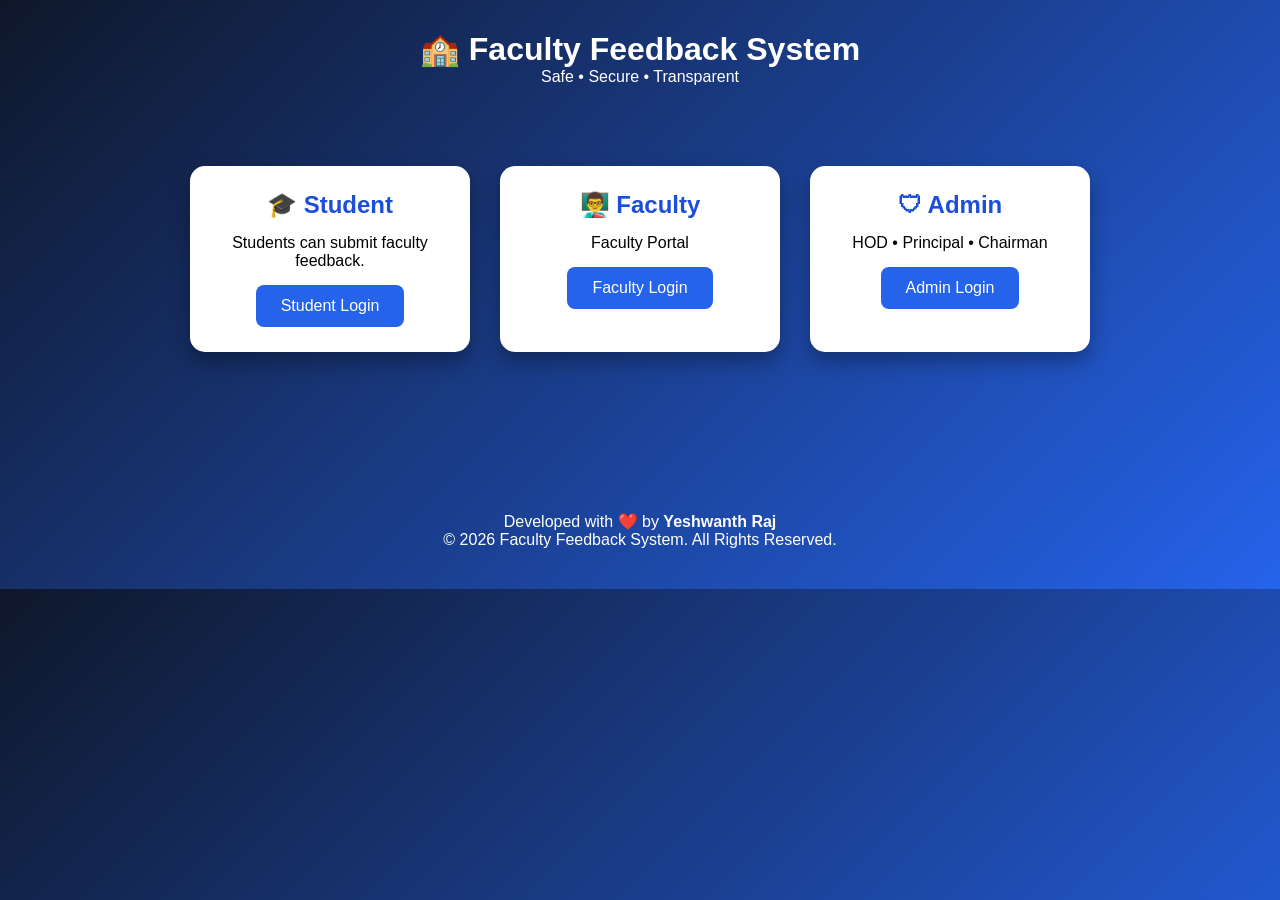
<file: index.html>
<!DOCTYPE html>
<html lang="en">
<head>
    <meta charset="UTF-8">
    <meta name="viewport" content="width=device-width, initial-scale=1.0">
    <title>Faculty Feedback System</title>

    <link rel="stylesheet" href="style.css">
</head>
<body>

<header>
    <h1>🏫 Faculty Feedback System</h1>
    <p>Safe • Secure • Transparent</p>
</header>

<div class="container">

    <div class="card">
        <h2>🎓 Student</h2>
        <p>Students can submit faculty feedback.</p>
        <button onclick="studentLogin()">Student Login</button>
    </div>

    <div class="card">
        <h2>👨‍🏫 Faculty</h2>
        <p>Faculty Portal</p>
        <button onclick="facultyLogin()">Faculty Login</button>
    </div>

    <div class="card">
        <h2>🛡 Admin</h2>
        <p>HOD • Principal • Chairman</p>
        <button onclick="adminLogin()">Admin Login</button>
    </div>

</div>

<footer>
    <footer>
    <p>Developed with ❤️ by <strong>Yeshwanth Raj</strong></p>
    <p>© 2026 Faculty Feedback System. All Rights Reserved.</p>
</footer>

<script src="script.js"></script>

</body>
</html>
</file>
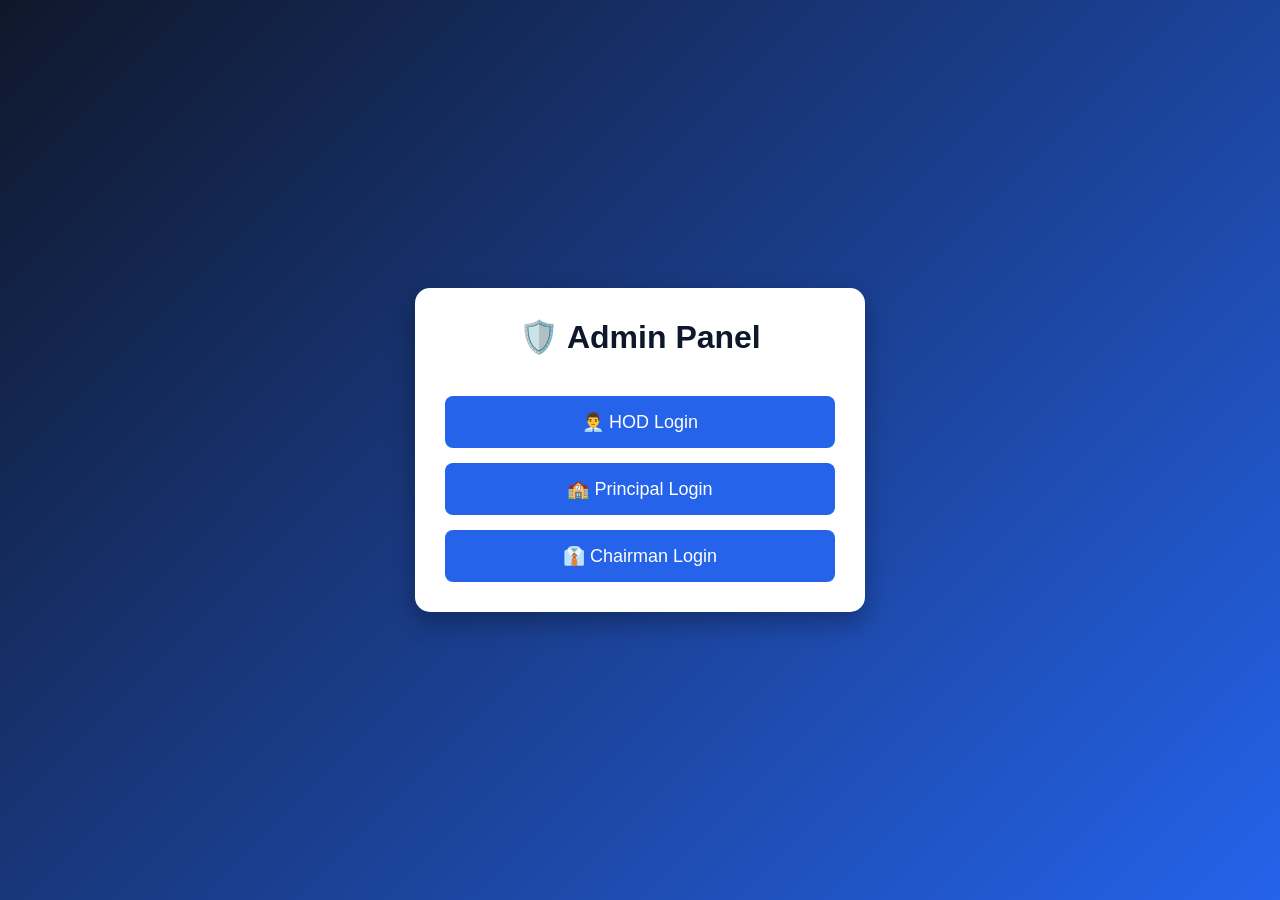
<file: admin.html>
<!DOCTYPE html>
<html lang="en">
<head>
<meta charset="UTF-8">
<meta name="viewport" content="width=device-width, initial-scale=1.0">
<title>Admin Login</title>

<style>
*{
margin:0;
padding:0;
box-sizing:border-box;
font-family:Arial,sans-serif;
}

body{
background:linear-gradient(135deg,#0f172a,#2563eb);
display:flex;
justify-content:center;
align-items:center;
height:100vh;
}

.container{
width:450px;
background:white;
padding:30px;
border-radius:15px;
box-shadow:0 10px 25px rgba(0,0,0,.3);
text-align:center;
}

h1{
margin-bottom:25px;
color:#0f172a;
}

button{
width:100%;
padding:15px;
margin-top:15px;
border:none;
border-radius:8px;
font-size:18px;
background:#2563eb;
color:white;
cursor:pointer;
}

button:hover{
background:#1d4ed8;
}
</style>

</head>

<body>

<div class="container">

<h1>🛡️ Admin Panel</h1>

<button onclick="hod()">👨‍💼 HOD Login</button>

<button onclick="principal()">🏫 Principal Login</button>

<button onclick="chairman()">👔 Chairman Login</button>

</div>

<script>

function hod(){
window.location.href="hod.html";
}

function principal(){
window.location.href="principal.html";
}

function chairman(){
window.location.href="chairman.html";
}

</script>

</body>
</html>
</file>
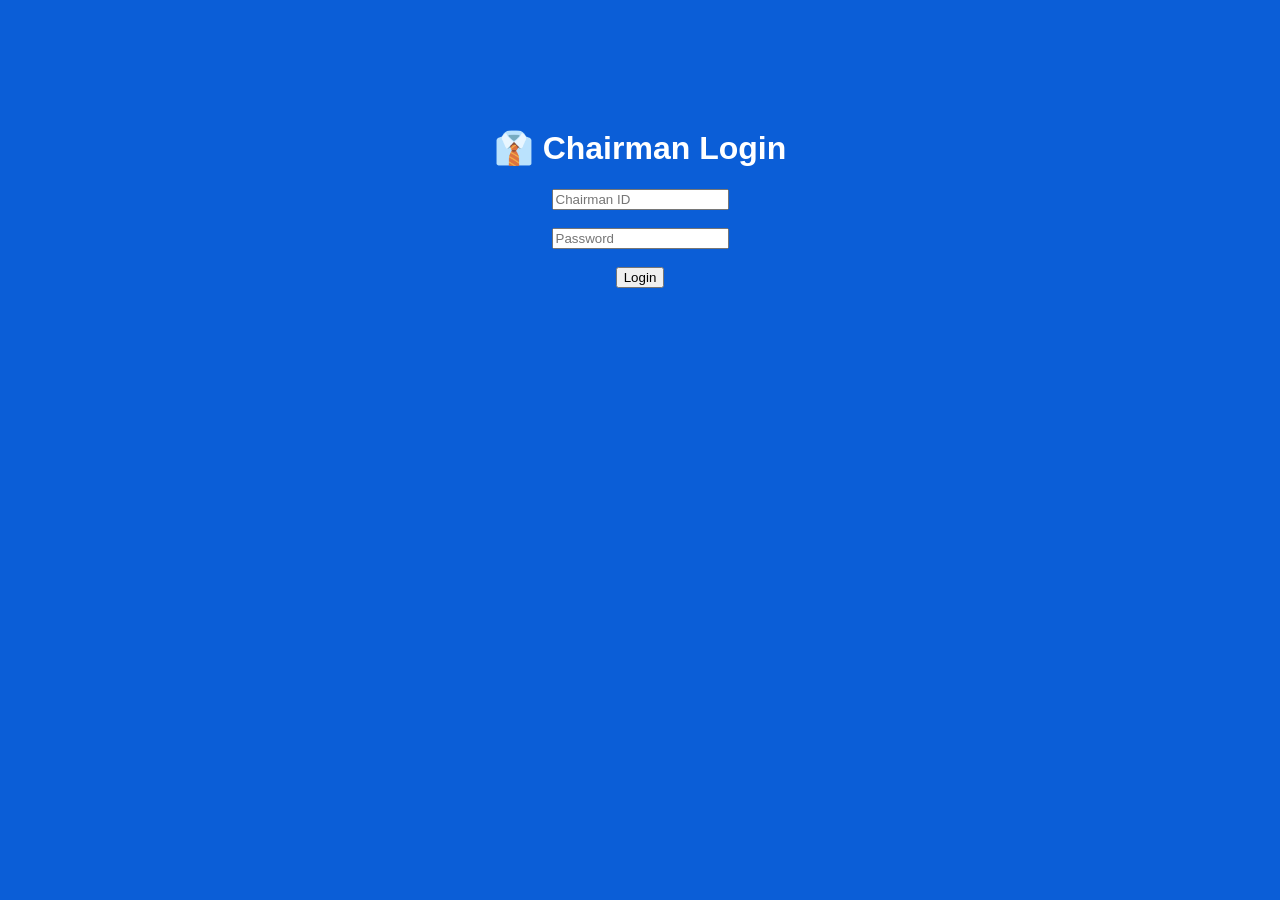
<file: chairman.html>
<!DOCTYPE html>
<html>
<head>
<title>Chairman Login</title>
</head>
<body style="font-family:Arial;background:#0b5ed7;color:white;text-align:center;padding-top:100px;">

<h1>👔 Chairman Login</h1>

<input type="text" placeholder="Chairman ID"><br><br>

<input type="password" placeholder="Password"><br><br>

<button onclick="login()">Login</button>

<script>
function login(){
    window.location.href="chairman_dashboard.html";
}
</script>

</body>
</html>
</file>
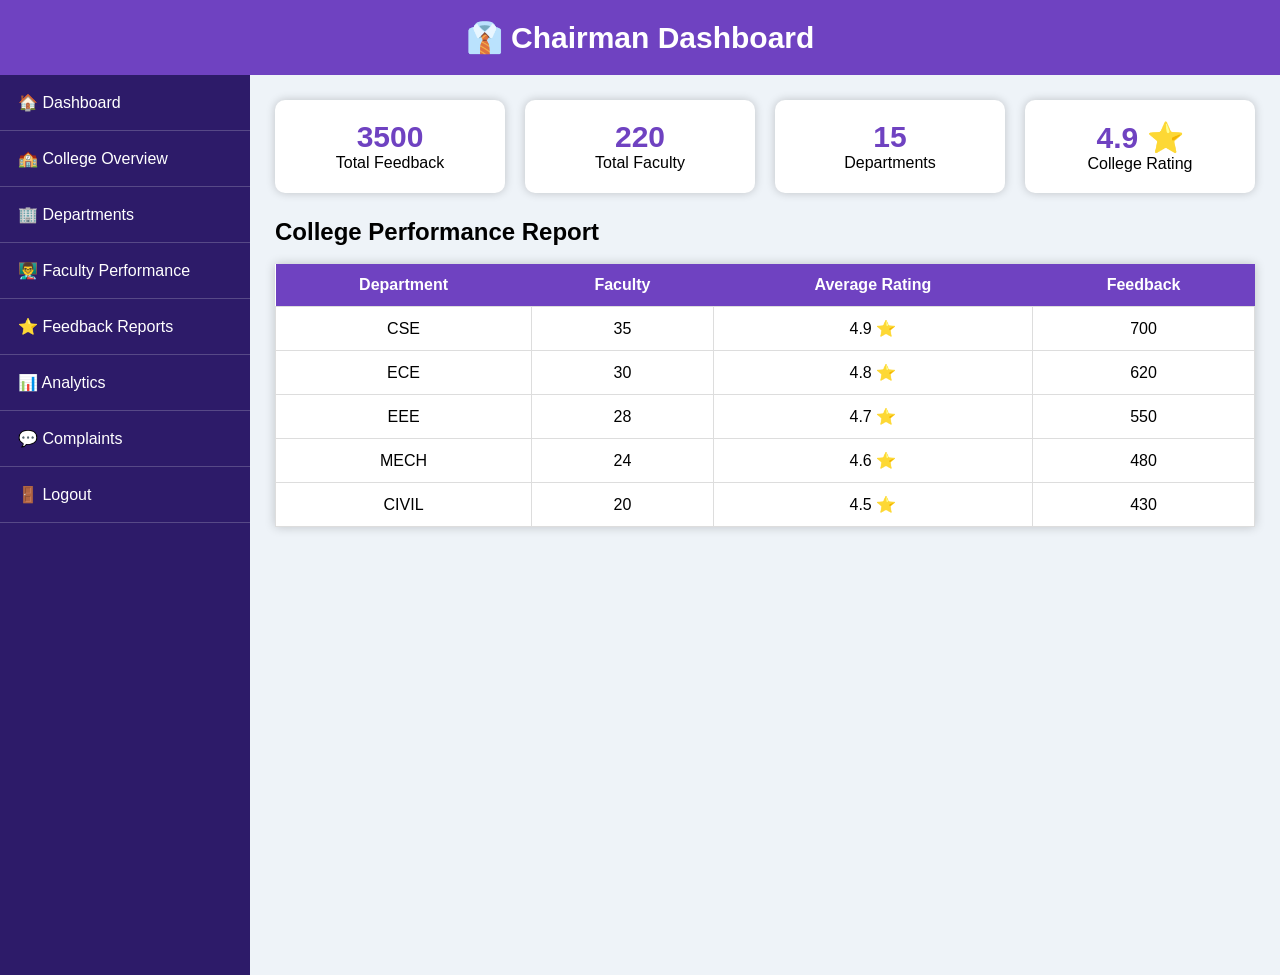
<file: chairman_dashboard.html>
<!DOCTYPE html>
<html lang="en">
<head>
<meta charset="UTF-8">
<meta name="viewport" content="width=device-width, initial-scale=1.0">
<title>Chairman Dashboard</title>

<style>

*{
margin:0;
padding:0;
box-sizing:border-box;
font-family:Arial,sans-serif;
}

body{
background:#eef3f8;
}

.header{
background:#6f42c1;
color:white;
padding:20px;
text-align:center;
font-size:30px;
font-weight:bold;
}

.container{
display:flex;
}

.sidebar{
width:250px;
height:100vh;
background:#2d1b69;
}

.sidebar a{
display:block;
padding:18px;
color:white;
text-decoration:none;
border-bottom:1px solid rgba(255,255,255,.2);
}

.sidebar a:hover{
background:#6f42c1;
}

.content{
flex:1;
padding:25px;
}

.cards{
display:grid;
grid-template-columns:repeat(4,1fr);
gap:20px;
margin-bottom:25px;
}

.card{
background:white;
padding:20px;
border-radius:10px;
text-align:center;
box-shadow:0 0 10px rgba(0,0,0,.2);
}

.card h2{
color:#6f42c1;
font-size:30px;
}

table{
width:100%;
background:white;
border-collapse:collapse;
box-shadow:0 0 10px rgba(0,0,0,.2);
}

th{
background:#6f42c1;
color:white;
padding:12px;
}

td{
padding:12px;
text-align:center;
border:1px solid #ddd;
}

</style>

</head>

<body>

<div class="header">
👔 Chairman Dashboard
</div>

<div class="container">

<div class="sidebar">

<a href="#">🏠 Dashboard</a>
<a href="#">🏫 College Overview</a>
<a href="#">🏢 Departments</a>
<a href="#">👨‍🏫 Faculty Performance</a>
<a href="#">⭐ Feedback Reports</a>
<a href="#">📊 Analytics</a>
<a href="#">💬 Complaints</a>
<a href="index.html">🚪 Logout</a>

</div>

<div class="content">

<div class="cards">

<div class="card">
<h2>3500</h2>
<p>Total Feedback</p>
</div>

<div class="card">
<h2>220</h2>
<p>Total Faculty</p>
</div>

<div class="card">
<h2>15</h2>
<p>Departments</p>
</div>

<div class="card">
<h2>4.9 ⭐</h2>
<p>College Rating</p>
</div>

</div>

<h2>College Performance Report</h2>

<br>

<table>

<tr>
<th>Department</th>
<th>Faculty</th>
<th>Average Rating</th>
<th>Feedback</th>
</tr>

<tr>
<td>CSE</td>
<td>35</td>
<td>4.9 ⭐</td>
<td>700</td>
</tr>

<tr>
<td>ECE</td>
<td>30</td>
<td>4.8 ⭐</td>
<td>620</td>
</tr>

<tr>
<td>EEE</td>
<td>28</td>
<td>4.7 ⭐</td>
<td>550</td>
</tr>

<tr>
<td>MECH</td>
<td>24</td>
<td>4.6 ⭐</td>
<td>480</td>
</tr>

<tr>
<td>CIVIL</td>
<td>20</td>
<td>4.5 ⭐</td>
<td>430</td>
</tr>

</table>

</div>

</div>

</body>
</html>
</file>
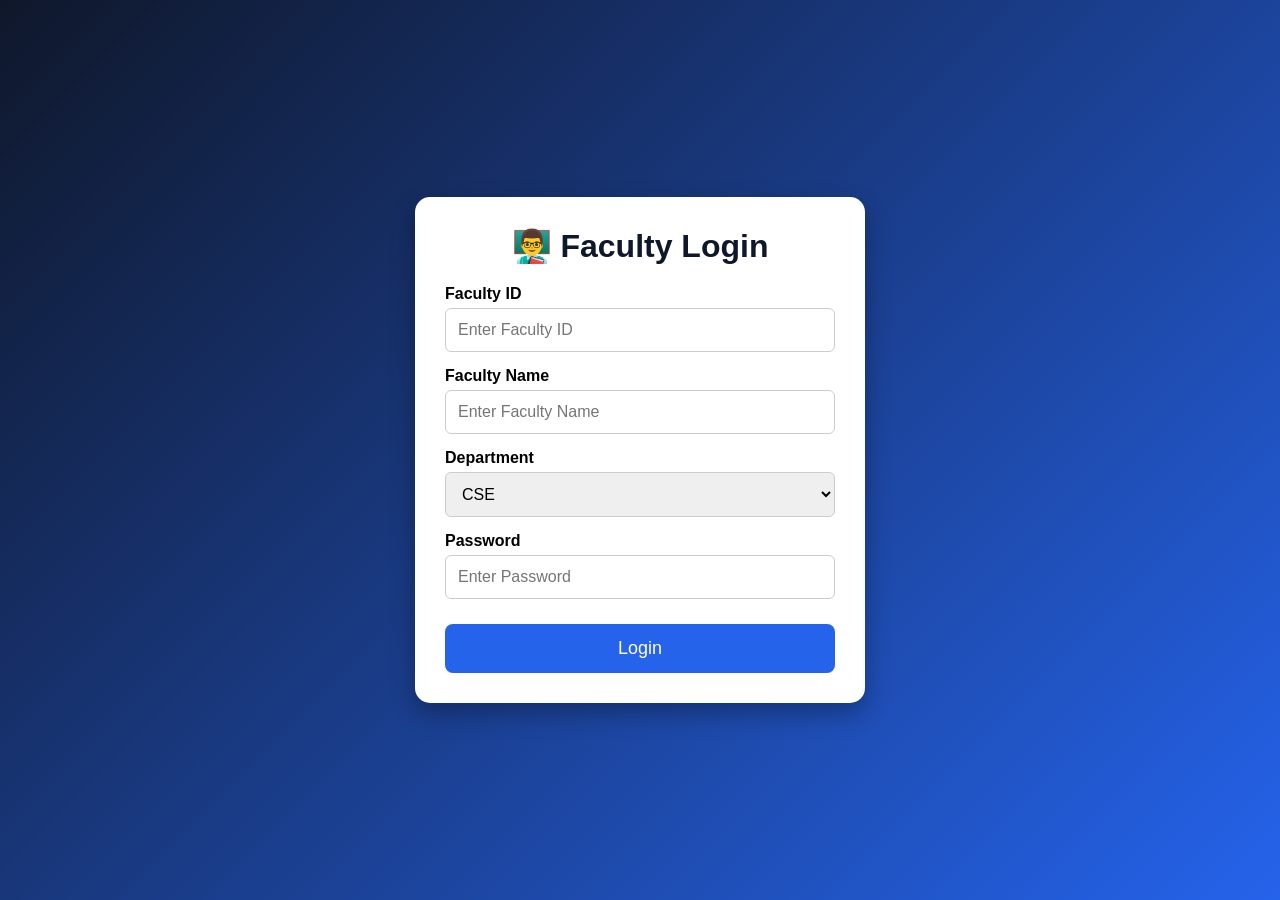
<file: faculty.html>
<!DOCTYPE html>
<html lang="en">
<head>
<meta charset="UTF-8">
<meta name="viewport" content="width=device-width, initial-scale=1.0">
<title>Faculty Login</title>

<style>

*{
margin:0;
padding:0;
box-sizing:border-box;
font-family:Arial,sans-serif;
}

body{
background:linear-gradient(135deg,#0f172a,#2563eb);
display:flex;
justify-content:center;
align-items:center;
height:100vh;
}

.container{
width:450px;
background:white;
padding:30px;
border-radius:15px;
box-shadow:0 10px 25px rgba(0,0,0,.3);
}

h1{
text-align:center;
margin-bottom:20px;
color:#0f172a;
}

label{
display:block;
margin-top:15px;
font-weight:bold;
}

input,select{
width:100%;
padding:12px;
margin-top:5px;
border:1px solid #ccc;
border-radius:6px;
font-size:16px;
}

button{
width:100%;
margin-top:25px;
padding:14px;
background:#2563eb;
color:white;
border:none;
border-radius:8px;
font-size:18px;
cursor:pointer;
}

button:hover{
background:#1d4ed8;
}

</style>

</head>

<body>

<div class="container">

<h1>👨‍🏫 Faculty Login</h1>

<form id="facultyForm">

<label>Faculty ID</label>
<input type="text" id="id" placeholder="Enter Faculty ID" required>

<label>Faculty Name</label>
<input type="text" id="name" placeholder="Enter Faculty Name" required>

<label>Department</label>
<select required>
<option>CSE</option>
<option>CSE(AI)</option>
<option>ECE</option>
<option>EEE</option>
<option>MECH</option>
<option>CIVIL</option>
</select>

<label>Password</label>
<input type="password" id="password" placeholder="Enter Password" required>

<button type="submit">Login</button>

</form>

</div>

<script>

document.getElementById("facultyForm").addEventListener("submit", function(e){

    e.preventDefault();

    window.location.href = "faculty_dashboard.html";

});

</script>

</script>

</body>
</html>
</file>
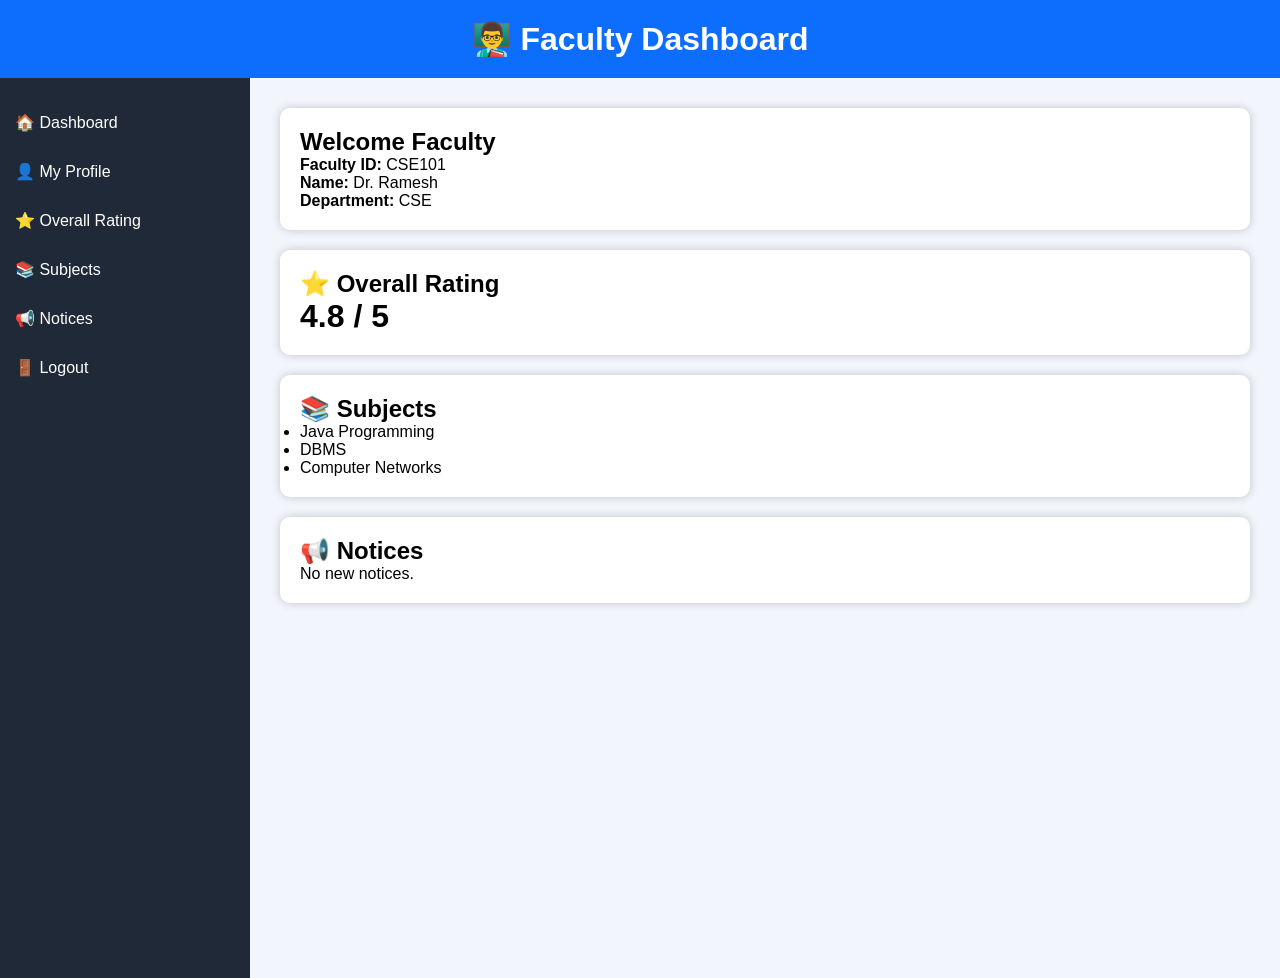
<file: faculty_dashboard.html>
<!DOCTYPE html>
<html lang="en">
<head>
<meta charset="UTF-8">
<meta name="viewport" content="width=device-width, initial-scale=1.0">
<title>Faculty Dashboard</title>

<style>
*{
margin:0;
padding:0;
box-sizing:border-box;
font-family:Arial,sans-serif;
}

body{
background:#f2f6fc;
}

.header{
background:#0d6efd;
color:white;
padding:20px;
text-align:center;
}

.container{
display:flex;
}

.sidebar{
width:250px;
background:#1f2937;
height:100vh;
padding-top:20px;
}

.sidebar a{
display:block;
color:white;
padding:15px;
text-decoration:none;
}

.sidebar a:hover{
background:#2563eb;
}

.content{
flex:1;
padding:30px;
}

.card{
background:white;
padding:20px;
margin-bottom:20px;
border-radius:10px;
box-shadow:0 0 10px rgba(0,0,0,.2);
}
</style>

</head>

<body>

<div class="header">
<h1>👨‍🏫 Faculty Dashboard</h1>
</div>

<div class="container">

<div class="sidebar">

<a href="#">🏠 Dashboard</a>

<a href="#">👤 My Profile</a>

<a href="#">⭐ Overall Rating</a>

<a href="#">📚 Subjects</a>

<a href="#">📢 Notices</a>

<a href="index.html">🚪 Logout</a>

</div>

<div class="content">

<div class="card">
<h2>Welcome Faculty</h2>
<p><b>Faculty ID:</b> CSE101</p>
<p><b>Name:</b> Dr. Ramesh</p>
<p><b>Department:</b> CSE</p>
</div>

<div class="card">
<h2>⭐ Overall Rating</h2>
<h1>4.8 / 5</h1>
</div>

<div class="card">
<h2>📚 Subjects</h2>
<ul>
<li>Java Programming</li>
<li>DBMS</li>
<li>Computer Networks</li>
</ul>
</div>

<div class="card">
<h2>📢 Notices</h2>
<p>No new notices.</p>
</div>

</div>

</div>

</body>
</html>
</file>
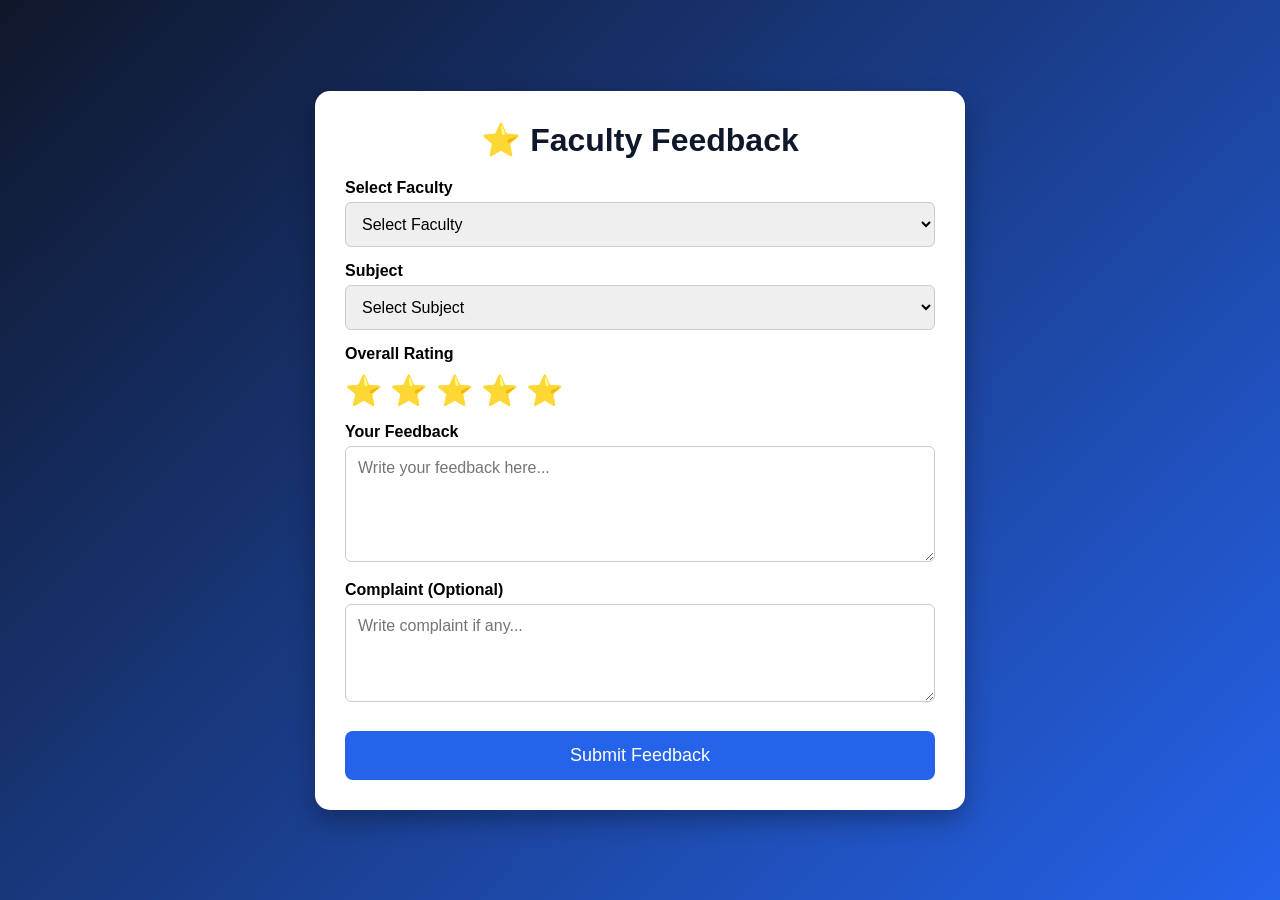
<file: feedback.html>
<!DOCTYPE html>
<html lang="en">
<head>
<meta charset="UTF-8">
<meta name="viewport" content="width=device-width, initial-scale=1.0">
<title>Faculty Feedback</title>

<style>
*{
margin:0;
padding:0;
box-sizing:border-box;
font-family:Arial,sans-serif;
}

body{
background:linear-gradient(135deg,#0f172a,#2563eb);
display:flex;
justify-content:center;
align-items:center;
min-height:100vh;
padding:20px;
}

.container{
width:650px;
background:white;
padding:30px;
border-radius:15px;
box-shadow:0 10px 25px rgba(0,0,0,.3);
}

h1{
text-align:center;
margin-bottom:20px;
color:#0f172a;
}

label{
display:block;
margin-top:15px;
font-weight:bold;
}

select,textarea{
width:100%;
padding:12px;
margin-top:5px;
border:1px solid #ccc;
border-radius:6px;
font-size:16px;
}

.rating{
font-size:30px;
margin-top:10px;
}

.star{
cursor:pointer;
color:gray;
}

.star:hover{
color:gold;
}

button{
width:100%;
margin-top:25px;
padding:14px;
background:#2563eb;
color:white;
border:none;
border-radius:8px;
font-size:18px;
cursor:pointer;
}

button:hover{
background:#1d4ed8;
}
</style>

</head>

<body>

<div class="container">

<h1>⭐ Faculty Feedback</h1>

<label>Select Faculty</label>

<select required>
<option>Select Faculty</option>
<option>Dr. Ramesh</option>
<option>Dr. Suresh</option>
<option>Mrs. Priya</option>
<option>Mr. Ravi</option>
</select>

<label>Subject</label>

<select required>
<option>Select Subject</option>
<option>Java</option>
<option>Python</option>
<option>DBMS</option>
<option>Computer Networks</option>
</select>

<label>Overall Rating</label>

<div class="rating">
<span class="star">⭐</span>
<span class="star">⭐</span>
<span class="star">⭐</span>
<span class="star">⭐</span>
<span class="star">⭐</span>
</div>

<label>Your Feedback</label>

<textarea rows="5" placeholder="Write your feedback here..."></textarea>

<label>Complaint (Optional)</label>

<textarea rows="4" placeholder="Write complaint if any..."></textarea>

<button onclick="submitFeedback()">Submit Feedback</button>

</div>

<script>

function submitFeedback(){

alert("✅ Thank You!\n\nYour feedback has been submitted successfully.");

}
</script>

</body>
</html>
</file>
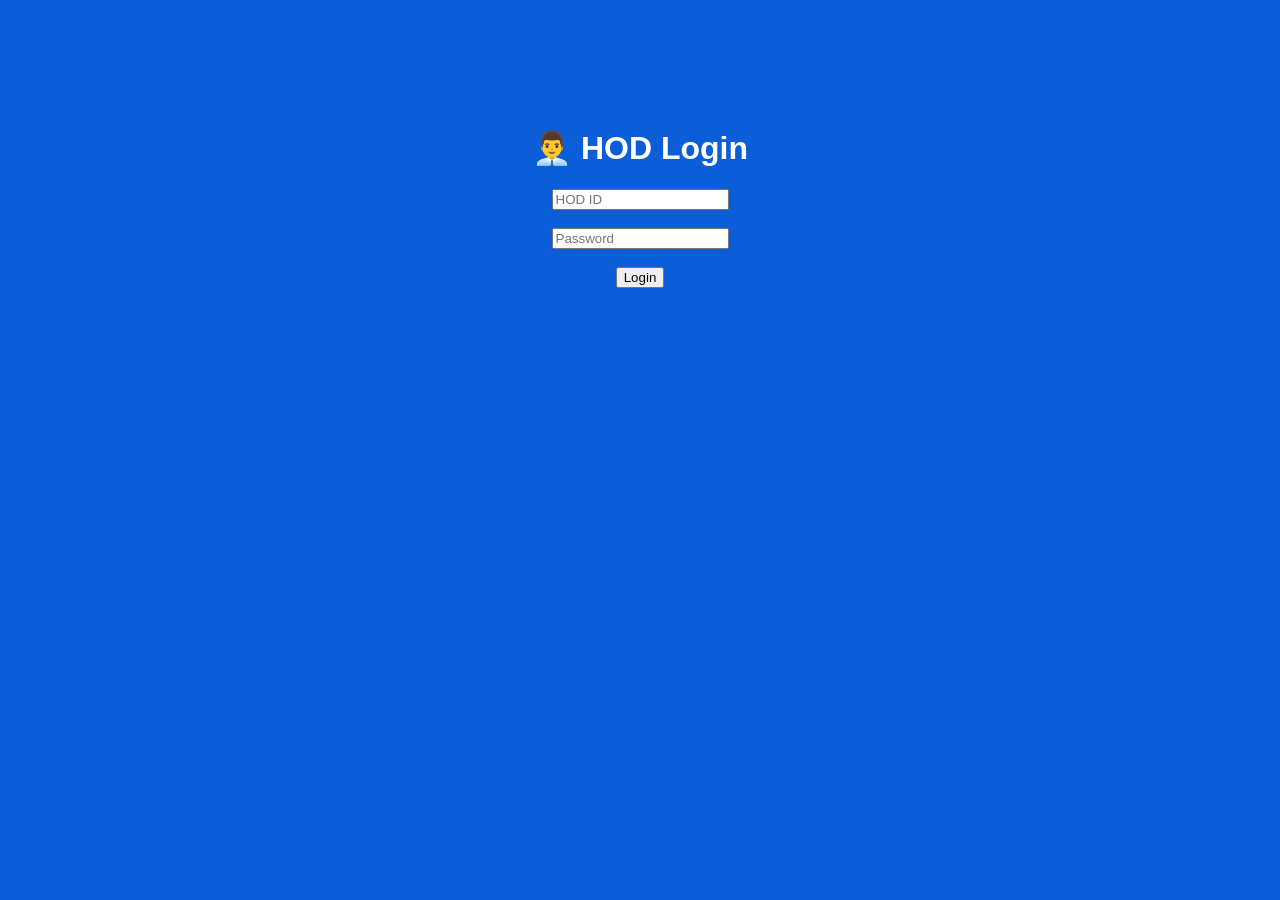
<file: hod.html>
<!DOCTYPE html>
<html>
<head>
<title>HOD Login</title>
</head>
<body style="font-family:Arial;background:#0b5ed7;color:white;text-align:center;padding-top:100px;">

<h1>👨‍💼 HOD Login</h1>

<input type="text" placeholder="HOD ID"><br><br>

<input type="password" placeholder="Password"><br><br>

<button onclick="login()">Login</button>

<script>
function login(){
    window.location.href="hod_dashboard.html";
}
</script>

</body>
</html>
</file>
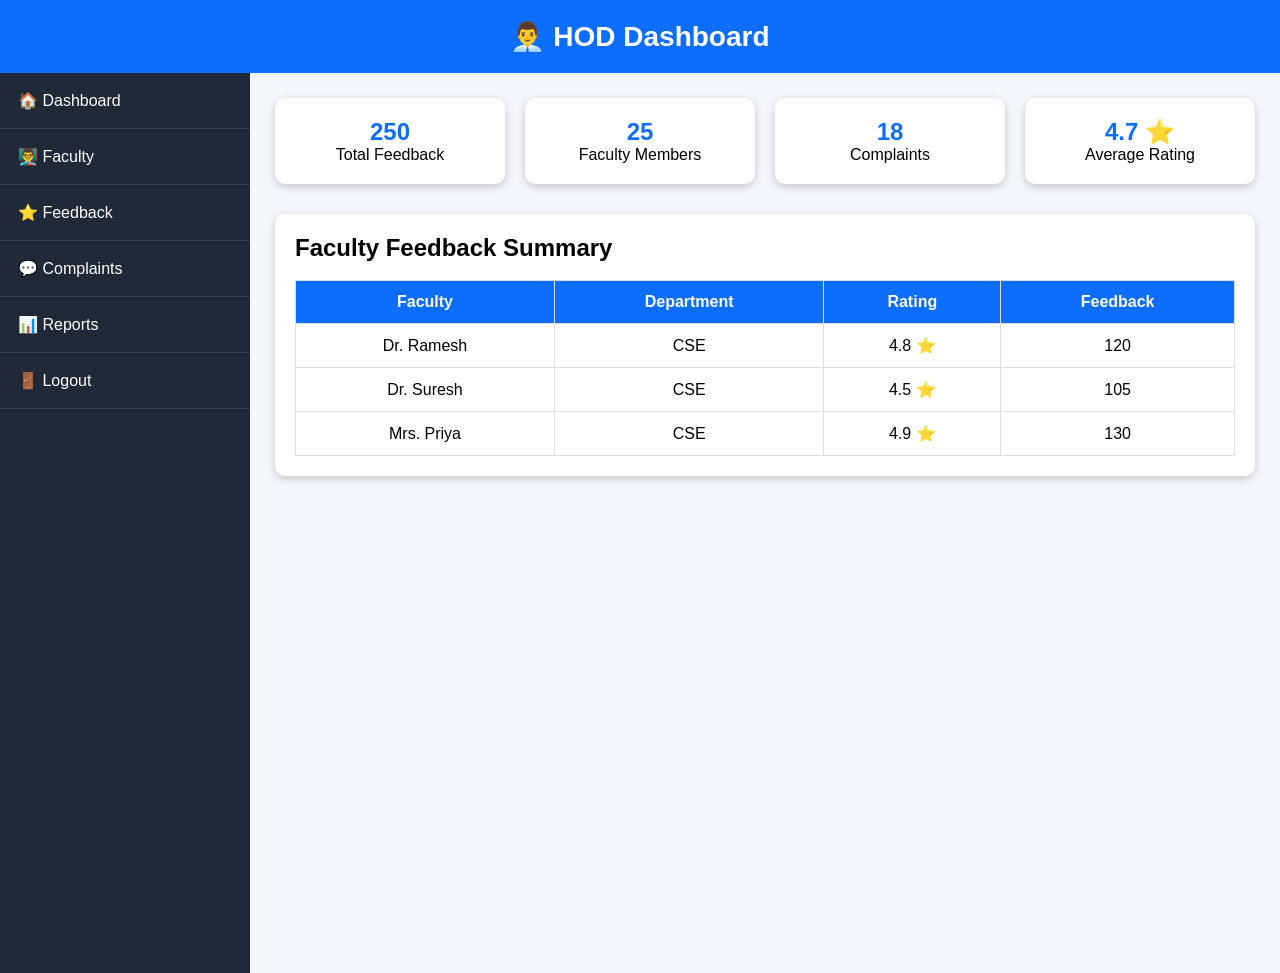
<file: hod_dashboard.html>
<!DOCTYPE html>
<html lang="en">
<head>
<meta charset="UTF-8">
<meta name="viewport" content="width=device-width, initial-scale=1.0">
<title>HOD Dashboard</title>

<style>
*{
margin:0;
padding:0;
box-sizing:border-box;
font-family:Arial,sans-serif;
}

body{
background:#f4f7fc;
}

.header{
background:#0d6efd;
color:white;
padding:20px;
text-align:center;
font-size:28px;
font-weight:bold;
}

.container{
display:flex;
}

.sidebar{
width:250px;
height:100vh;
background:#1f2937;
}

.sidebar a{
display:block;
color:white;
text-decoration:none;
padding:18px;
border-bottom:1px solid #374151;
}

.sidebar a:hover{
background:#2563eb;
}

.content{
flex:1;
padding:25px;
}

.cards{
display:grid;
grid-template-columns:repeat(4,1fr);
gap:20px;
margin-bottom:30px;
}

.card{
background:white;
padding:20px;
border-radius:10px;
box-shadow:0 3px 10px rgba(0,0,0,.2);
text-align:center;
}

.card h2{
color:#0d6efd;
}

.table{
background:white;
padding:20px;
border-radius:10px;
box-shadow:0 3px 10px rgba(0,0,0,.2);
}

table{
width:100%;
border-collapse:collapse;
}

th,td{
padding:12px;
border:1px solid #ddd;
text-align:center;
}

th{
background:#0d6efd;
color:white;
}
</style>

</head>

<body>

<div class="header">
👨‍💼 HOD Dashboard
</div>

<div class="container">

<div class="sidebar">

<a href="#">🏠 Dashboard</a>

<a href="#">👨‍🏫 Faculty</a>

<a href="#">⭐ Feedback</a>

<a href="#">💬 Complaints</a>

<a href="#">📊 Reports</a>

<a href="#">🚪 Logout</a>

</div>

<div class="content">

<div class="cards">

<div class="card">
<h2>250</h2>
<p>Total Feedback</p>
</div>

<div class="card">
<h2>25</h2>
<p>Faculty Members</p>
</div>

<div class="card">
<h2>18</h2>
<p>Complaints</p>
</div>

<div class="card">
<h2>4.7 ⭐</h2>
<p>Average Rating</p>
</div>

</div>

<div class="table">

<h2>Faculty Feedback Summary</h2>

<br>

<table>

<tr>
<th>Faculty</th>
<th>Department</th>
<th>Rating</th>
<th>Feedback</th>
</tr>

<tr>
<td>Dr. Ramesh</td>
<td>CSE</td>
<td>4.8 ⭐</td>
<td>120</td>
</tr>

<tr>
<td>Dr. Suresh</td>
<td>CSE</td>
<td>4.5 ⭐</td>
<td>105</td>
</tr>

<tr>
<td>Mrs. Priya</td>
<td>CSE</td>
<td>4.9 ⭐</td>
<td>130</td>
</tr>

</table>

</div>

</div>

</div>

</body>
</html>
</file>
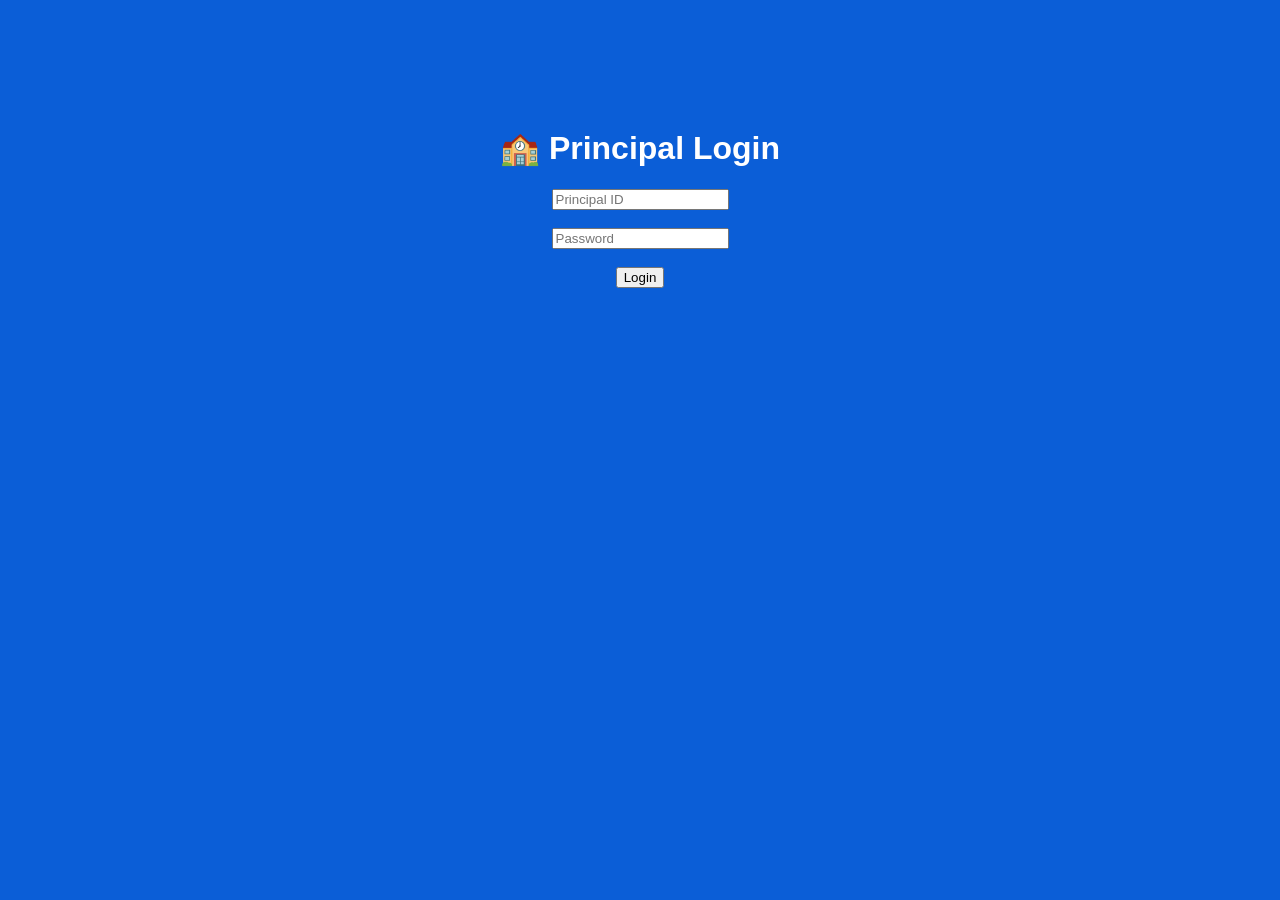
<file: principal.html>
<!DOCTYPE html>
<html>
<head>
<title>Principal Login</title>
</head>
<body style="font-family:Arial;background:#0b5ed7;color:white;text-align:center;padding-top:100px;">

<h1>🏫 Principal Login</h1>

<input type="text" placeholder="Principal ID"><br><br>

<input type="password" placeholder="Password"><br><br>
<button onclick="login()">Login</button>

<script>
function login(){
    window.location.href="principal_dashboard.html";
}
</script>

</body>
</html>
</file>
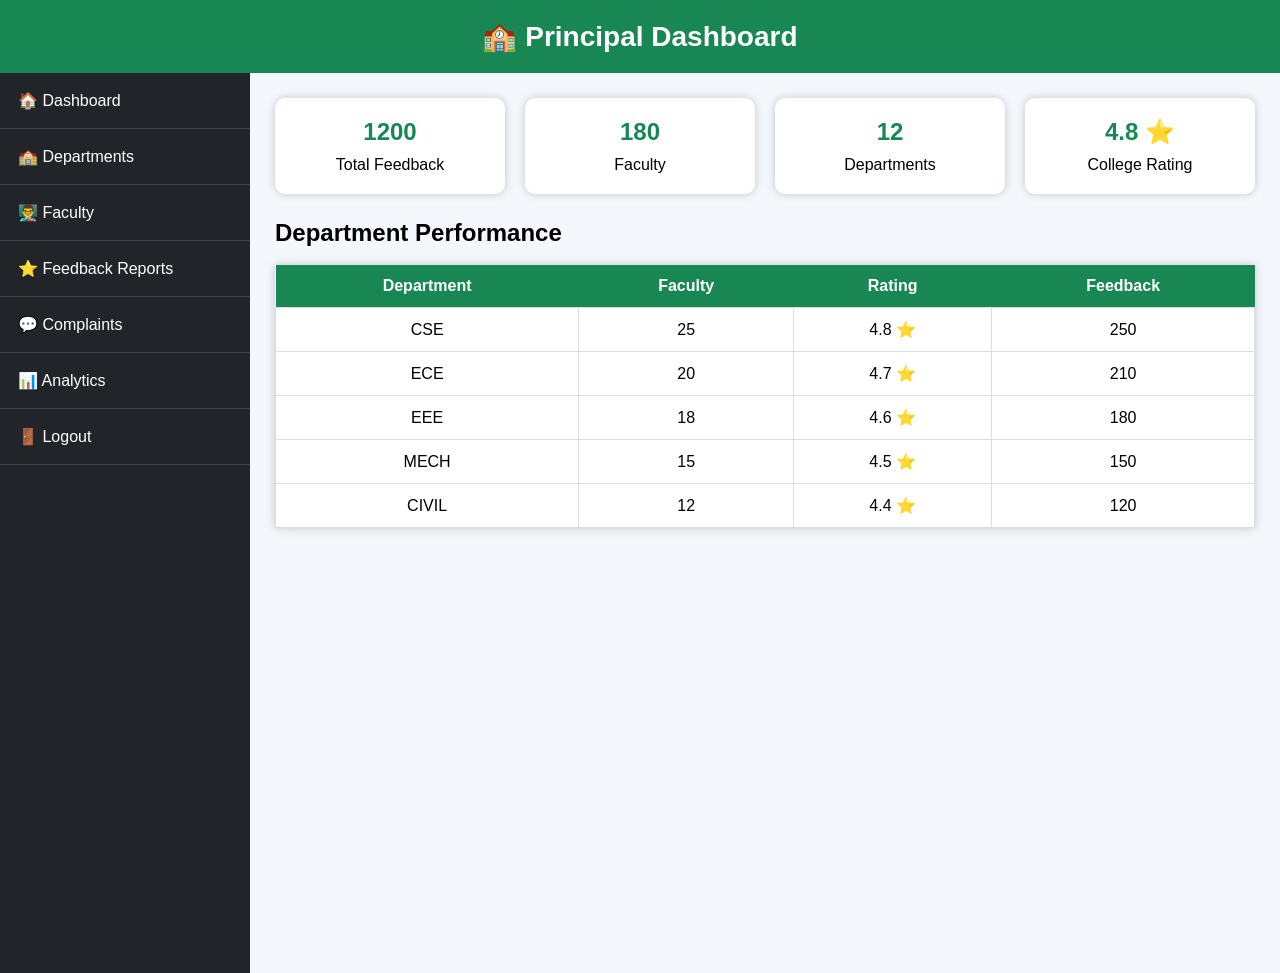
<file: principal_dashboard.html>
<!DOCTYPE html>
<html lang="en">
<head>
<meta charset="UTF-8">
<meta name="viewport" content="width=device-width, initial-scale=1.0">
<title>Principal Dashboard</title>

<style>
*{
margin:0;
padding:0;
box-sizing:border-box;
font-family:Arial,sans-serif;
}

body{
background:#f4f7fc;
}

.header{
background:#198754;
color:white;
padding:20px;
text-align:center;
font-size:28px;
font-weight:bold;
}

.container{
display:flex;
}

.sidebar{
width:250px;
height:100vh;
background:#212529;
}

.sidebar a{
display:block;
padding:18px;
color:white;
text-decoration:none;
border-bottom:1px solid #444;
}

.sidebar a:hover{
background:#198754;
}

.content{
flex:1;
padding:25px;
}

.cards{
display:grid;
grid-template-columns:repeat(4,1fr);
gap:20px;
margin-bottom:25px;
}

.card{
background:white;
padding:20px;
border-radius:10px;
box-shadow:0 0 10px rgba(0,0,0,.2);
text-align:center;
}

.card h2{
color:#198754;
margin-bottom:10px;
}

table{
width:100%;
border-collapse:collapse;
background:white;
box-shadow:0 0 10px rgba(0,0,0,.2);
}

th{
background:#198754;
color:white;
padding:12px;
}

td{
padding:12px;
text-align:center;
border:1px solid #ddd;
}
</style>

</head>

<body>

<div class="header">
🏫 Principal Dashboard
</div>

<div class="container">

<div class="sidebar">

<a href="#">🏠 Dashboard</a>
<a href="#">🏫 Departments</a>
<a href="#">👨‍🏫 Faculty</a>
<a href="#">⭐ Feedback Reports</a>
<a href="#">💬 Complaints</a>
<a href="#">📊 Analytics</a>
<a href="#">🚪 Logout</a>

</div>

<div class="content">

<div class="cards">

<div class="card">
<h2>1200</h2>
<p>Total Feedback</p>
</div>

<div class="card">
<h2>180</h2>
<p>Faculty</p>
</div>

<div class="card">
<h2>12</h2>
<p>Departments</p>
</div>

<div class="card">
<h2>4.8 ⭐</h2>
<p>College Rating</p>
</div>

</div>

<h2>Department Performance</h2>

<br>

<table>

<tr>
<th>Department</th>
<th>Faculty</th>
<th>Rating</th>
<th>Feedback</th>
</tr>

<tr>
<td>CSE</td>
<td>25</td>
<td>4.8 ⭐</td>
<td>250</td>
</tr>

<tr>
<td>ECE</td>
<td>20</td>
<td>4.7 ⭐</td>
<td>210</td>
</tr>

<tr>
<td>EEE</td>
<td>18</td>
<td>4.6 ⭐</td>
<td>180</td>
</tr>

<tr>
<td>MECH</td>
<td>15</td>
<td>4.5 ⭐</td>
<td>150</td>
</tr>

<tr>
<td>CIVIL</td>
<td>12</td>
<td>4.4 ⭐</td>
<td>120</td>
</tr>

</table>

</div>

</div>

</body>
</html>
</file>
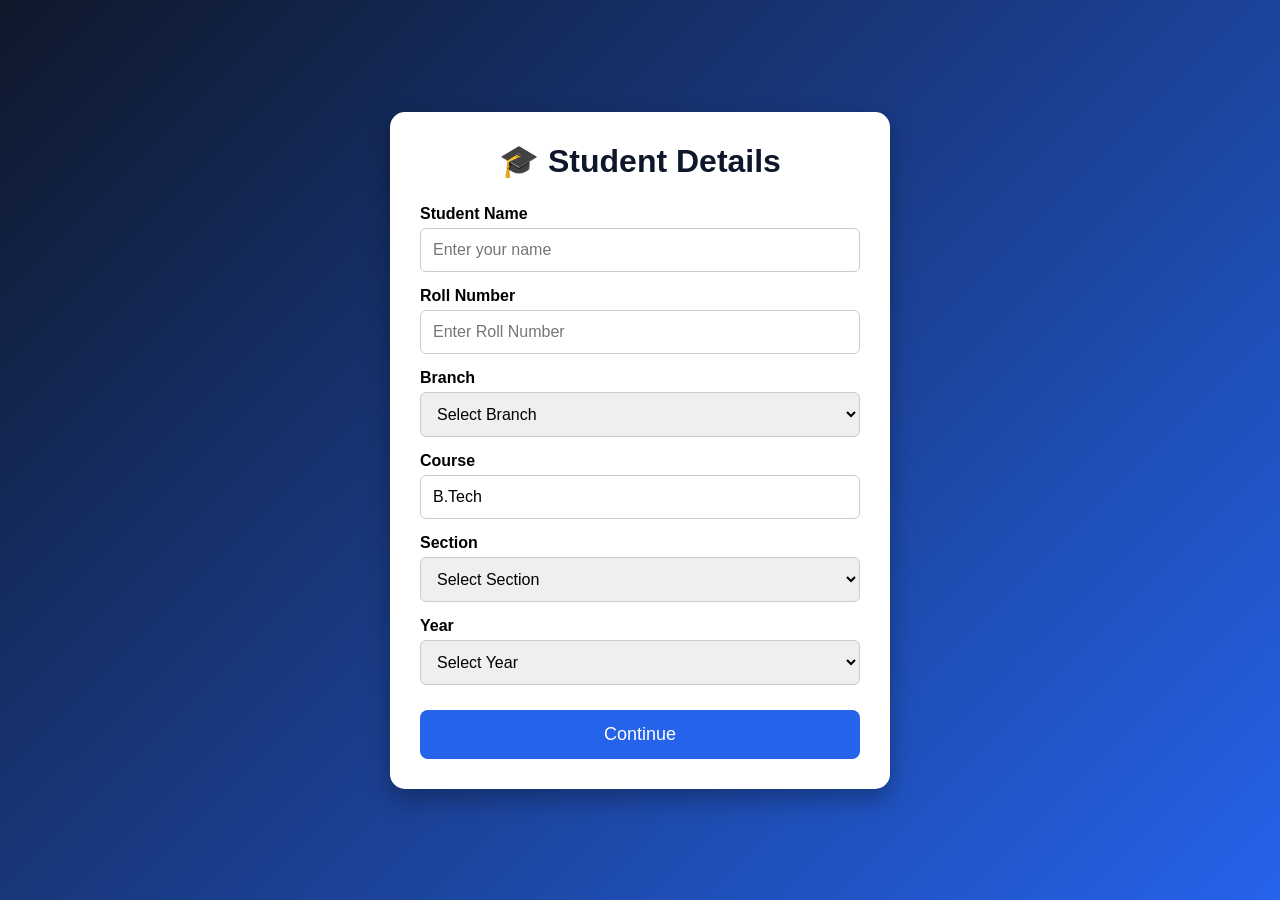
<file: student.html>
<!DOCTYPE html>
<html lang="en">
<head>
<meta charset="UTF-8">
<meta name="viewport" content="width=device-width, initial-scale=1.0">
<title>Student Details</title>

<style>
*{
    margin:0;
    padding:0;
    box-sizing:border-box;
    font-family:Arial,sans-serif;
}

body{
    background:linear-gradient(135deg,#0f172a,#2563eb);
    display:flex;
    justify-content:center;
    align-items:center;
    height:100vh;
}

.container{
    width:500px;
    background:white;
    padding:30px;
    border-radius:15px;
    box-shadow:0 10px 25px rgba(0,0,0,.3);
}

h1{
    text-align:center;
    color:#0f172a;
    margin-bottom:25px;
}

label{
    font-weight:bold;
    display:block;
    margin-top:15px;
}

input,select{
    width:100%;
    padding:12px;
    margin-top:5px;
    border:1px solid #ccc;
    border-radius:6px;
    font-size:16px;
}

button{
    width:100%;
    padding:14px;
    margin-top:25px;
    border:none;
    background:#2563eb;
    color:white;
    font-size:18px;
    border-radius:8px;
    cursor:pointer;
}

button:hover{
    background:#1d4ed8;
}
</style>

</head>

<body>

<div class="container">

<h1>🎓 Student Details</h1>

<form id="studentForm">

<label>Student Name</label>
<input type="text" id="name" placeholder="Enter your name" required>

<label>Roll Number</label>
<input type="text" id="roll" placeholder="Enter Roll Number" required>

<label>Branch</label>
<select id="branch" required>
<option value="">Select Branch</option>
<option>CSE</option>
<option>CSE(AI)</option>
<option>ECE</option>
<option>EEE</option>
<option>MECH</option>
<option>CIVIL</option>
</select>

<label>Course</label>
<input type="text" id="course" value="B.Tech" required>

<label>Section</label>
<select id="section" required>
<option value="">Select Section</option>
<option>A</option>
<option>B</option>
<option>C</option>
</select>

<label>Year</label>
<select id="year" required>
<option value="">Select Year</option>
<option>1st Year</option>
<option>2nd Year</option>
<option>3rd Year</option>
<option>4th Year</option>
</select>

<button type="submit">Continue</button>

</form>

</div>

<script>

document.getElementById("studentForm").addEventListener("submit", function(e) {

    e.preventDefault();

    let name = document.getElementById("name").value;
    let roll = document.getElementById("roll").value;

    alert(
        "Welcome " + name +
        "\nRoll Number: " + roll +
        "\nProceeding to Faculty Feedback Page..."
    );

    window.location.href = "feedback.html";

});

</script>


</body>
</html>
</file>
<file: style.css>
*{
    margin:0;
    padding:0;
    box-sizing:border-box;
    font-family:Arial,sans-serif;
}

body{
    background:linear-gradient(135deg,#0f172a,#2563eb);
}

header{
    text-align:center;
    color:white;
    padding:30px;
}

.container{
    display:flex;
    justify-content:center;
    gap:30px;
    flex-wrap:wrap;
    margin-top:50px;
}

.card{
    width:280px;
    background:white;
    border-radius:15px;
    padding:25px;
    text-align:center;
    box-shadow:0 10px 20px rgba(0,0,0,.3);
    transition:.3s;
}

.card:hover{
    transform:translateY(-10px);
}

.card h2{
    color:#1d4ed8;
}

.card p{
    margin:15px 0;
}

button{
    padding:12px 25px;
    border:none;
    background:#2563eb;
    color:white;
    border-radius:8px;
    cursor:pointer;
    font-size:16px;
}

button:hover{
    background:#1e40af;
}

footer{
    text-align:center;
    color:white;
    margin-top:60px;
    padding:20px;
}
</file>
